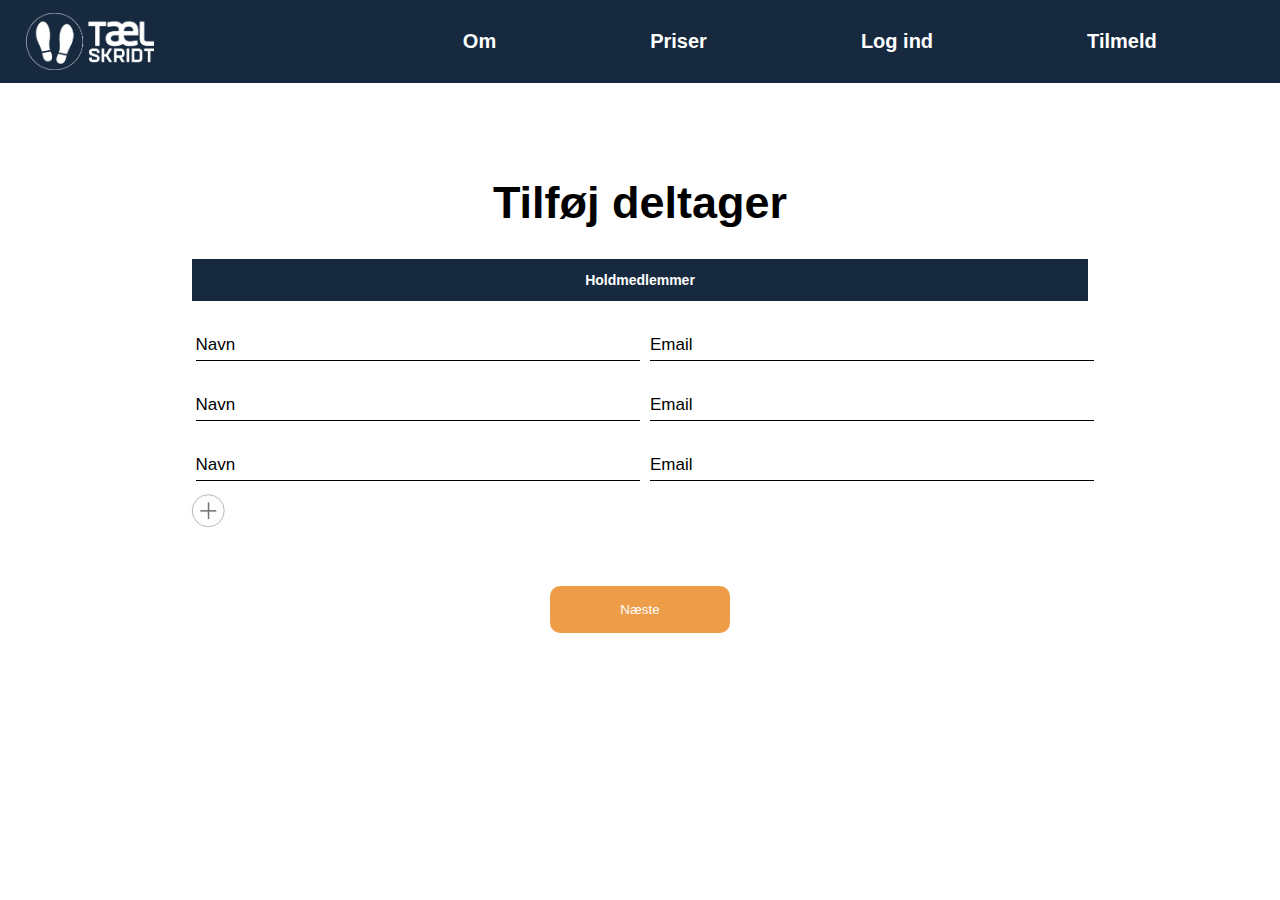
<file: deltager.html>
<!DOCTYPE html>
<html lang="en">

<head>
    <meta charset="UTF-8">
    <meta name="viewport" content="width=device-width, initial-scale=1.0">
    <meta http-equiv="X-UA-Compatible" content="ie=edge">
    <link rel="stylesheet" href="css/style.css">
    <title>Tæl Skridt - Kampagne 2020</title>
    <meta name="description" content="">
    <meta name="robots" content="noindex, nofollow">
    <link rel="stylesheet">


</head>

<body>
    <header class="header2">
        <img onclick="window.location.href='index.html';" src="images/tslogo.png" alt="Tæl skridt logo">
        <ul>
            <li>
                <a href="https://www.taelskridt.dk/om-os-2/">Om</a>
            </li>
            <li>
                <a href="https://www.taelskridt.dk/priser/">Priser</a>
            </li>
            <li>
                <a href="skridt.html">Log ind</a>
            </li>
            <li>
                <a href="tilmeld.html">Tilmeld</a>
            </li>
        </ul>
    </header>


    <h1 id="deltagerh1">Tilføj deltager</h1>

    <div id="boxtekst">
        <strong>Holdmedlemmer</strong>
    </div>
    <form>

        <div class="flex">
            <div class="container">
                <input type="text" name="name" autocomplete="off" required>
                <label for="name" class="label-name">
                    <span class="content-name">Navn</span>
                </label>
            </div>

            <div class="container">
                <input type="text" name="email" autocomplete="off" required>
                <label for="email" class="label-name">
                    <span class="content-name">Email</span>
                </label>
            </div>
        </div>

        <div class="flex">
            <div class="container">
                <input type="text" name="name" autocomplete="off" required>
                <label for="name" class="label-name">
                    <span class="content-name">Navn</span>
                </label>
            </div>

            <div class="container">
                <input type="text" name="email" autocomplete="off" required>
                <label for="email" class="label-name">
                    <span class="content-name">Email</span>
                </label>
            </div>
        </div>
        <div class="flex">
            <div class="container">
                <input type="text" name="name" autocomplete="off" required>
                <label for="name" class="label-name">
                    <span class="content-name">Navn</span>
                </label>
            </div>

            <div class="container">
                <input type="text" name="email" autocomplete="off" required>
                <label for="email" class="label-name">
                    <span class="content-name">Email</span>
                </label>
            </div>
        </div>

        <img id="plusikon" src="images/plusikon.jpg" alt="Billede af tilføjelse af ekstra medlem">




        <div id="buttons">
            <button type="submit" class="betalNu" onclick="btnOversigt()">Næste</button>
        </div>



    </form>



    <!-- scripts -->
    <script src="js/js.js"></script>
</body></html>
</file>
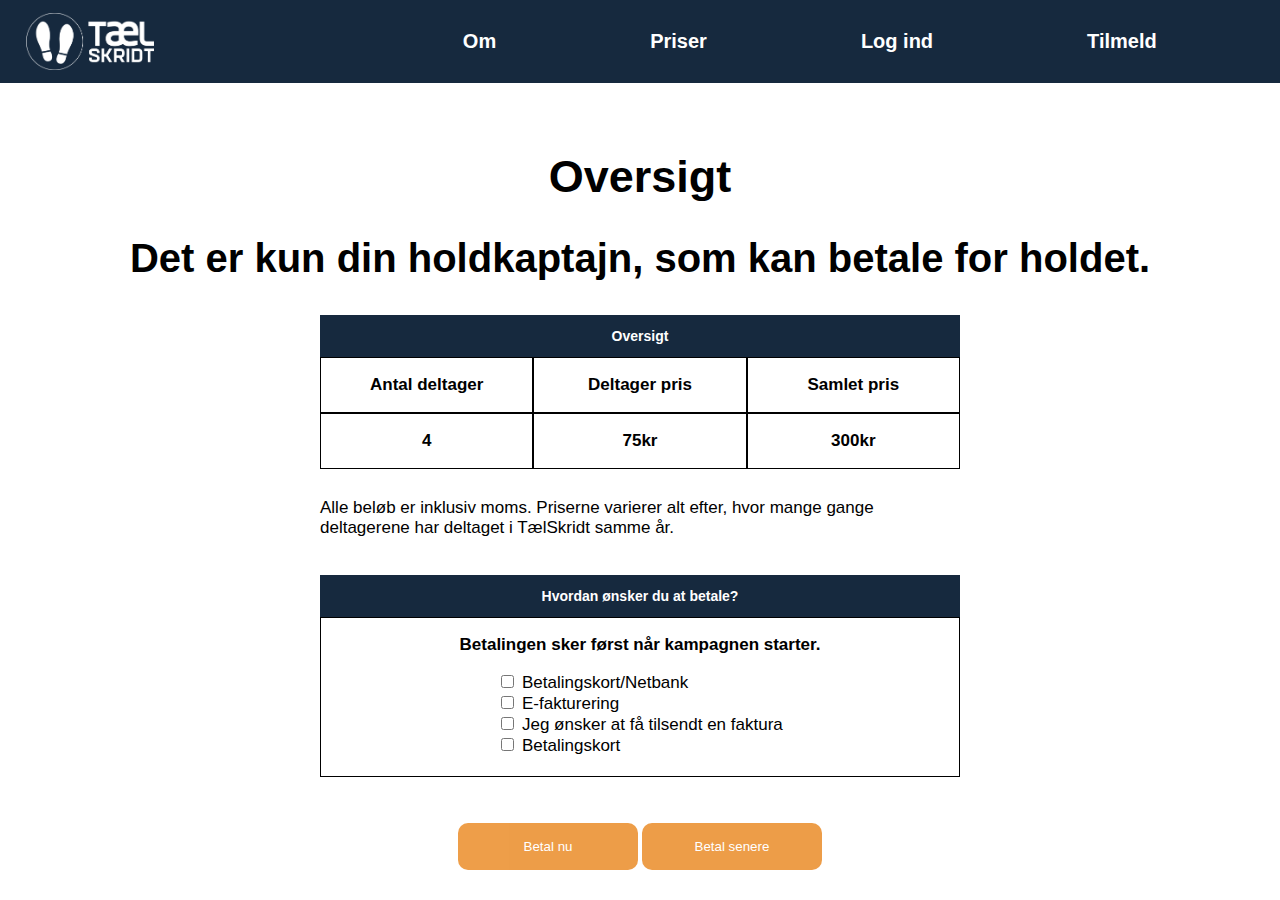
<file: oversigt.html>
<!DOCTYPE html>
<html lang="en">

<head>
    <meta charset="UTF-8">
    <meta name="viewport" content="width=device-width, initial-scale=1.0">
    <meta http-equiv="X-UA-Compatible" content="ie=edge">
    <link rel="stylesheet" href="css/style.css">
    <title>Tæl Skridt - Kampagne 2020</title>
    <meta name="description" content="">
    <meta name="robots" content="noindex, nofollow">
    <link rel="stylesheet">


</head>

<body>
    <header class="header2">
        <img onclick="window.location.href='index.html';" src="images/tslogo.png" alt="Tæl skridt logo">
        <ul>
            <li>
                <a href="https://www.taelskridt.dk/om-os-2/">Om</a>
            </li>
            <li>
                <a href="https://www.taelskridt.dk/priser/">Priser</a>
            </li>
            <li>
                <a href="skridt.html">Log ind</a>
            </li>
            <li>
                <a href="tilmeld.html">Tilmeld</a>
            </li>
        </ul>
    </header>


    <h1 id="oversigth1">Oversigt</h1>
    <h2 id="oversigth2">Det er kun din holdkaptajn, som kan betale for holdet.</h2>

    <div id="oversigt">
        <strong>Oversigt</strong>
    </div>

    <div class="oversigtbox">
        <div id="box1" class="boxes">
            <p> Antal deltager</p>
        </div>

        <div id="box2" class="boxes">
            <p>Deltager pris</p>
        </div>

        <div id="box3" class="boxes">
            <p>Samlet pris</p>
        </div>
    </div>

    <div class="oversigtbox">
        <div id="box1" class="boxes">
            <p>4</p>
        </div>

        <div id="box2" class="boxes">
            <p>75kr</p>
        </div>

        <div id="box3" class="boxes">
            <p>300kr</p>
        </div>
    </div>

    <div id="ptekst">
        <p>Alle beløb er inklusiv moms. Priserne varierer alt efter, hvor mange gange deltagerene har deltaget i TælSkridt samme år. </p>
    </div>

    <div id="betalingoversigt">
        <strong>Hvordan ønsker du at betale?</strong>
    </div>

    <div id="betalingoversigtbox">
        <div>
            <p>Betalingen sker først når kampagnen starter.</p>
        </div>
        <div id="checkboxes">
            <form>
                <input type="checkbox" id="Betalingskort" name="Betalingskort" value="Betalingskort">
                <label for="Betalingskort"> Betalingskort/Netbank</label><br>
                <input type="checkbox" id="e-fakturering" name="e-fakturering" value="e-fakturering">
                <label for="e-fakturering"> E-fakturering</label><br>
                <input type="checkbox" id="Faktura" name="Faktura" value="Faktura">
                <label for="Faktura"> Jeg ønsker at få tilsendt en faktura</label><br>
                <input type="checkbox" id="Betalingskode" name="Betalingskode" value="Betalingskode">
                <label for="Betalingskode"> Betalingskort</label>
            </form>

        </div>

    </div>

    <div id="buttons">
        <button type="submit" class="betalNu" onclick="#">Betal nu</button>
        <button type="submit" class="betalNu" onclick="btnSkridt()">Betal senere</button>
        
    </div>




    <!-- scripts -->
    <script src="js/js.js"></script>
</body></html>
</file>
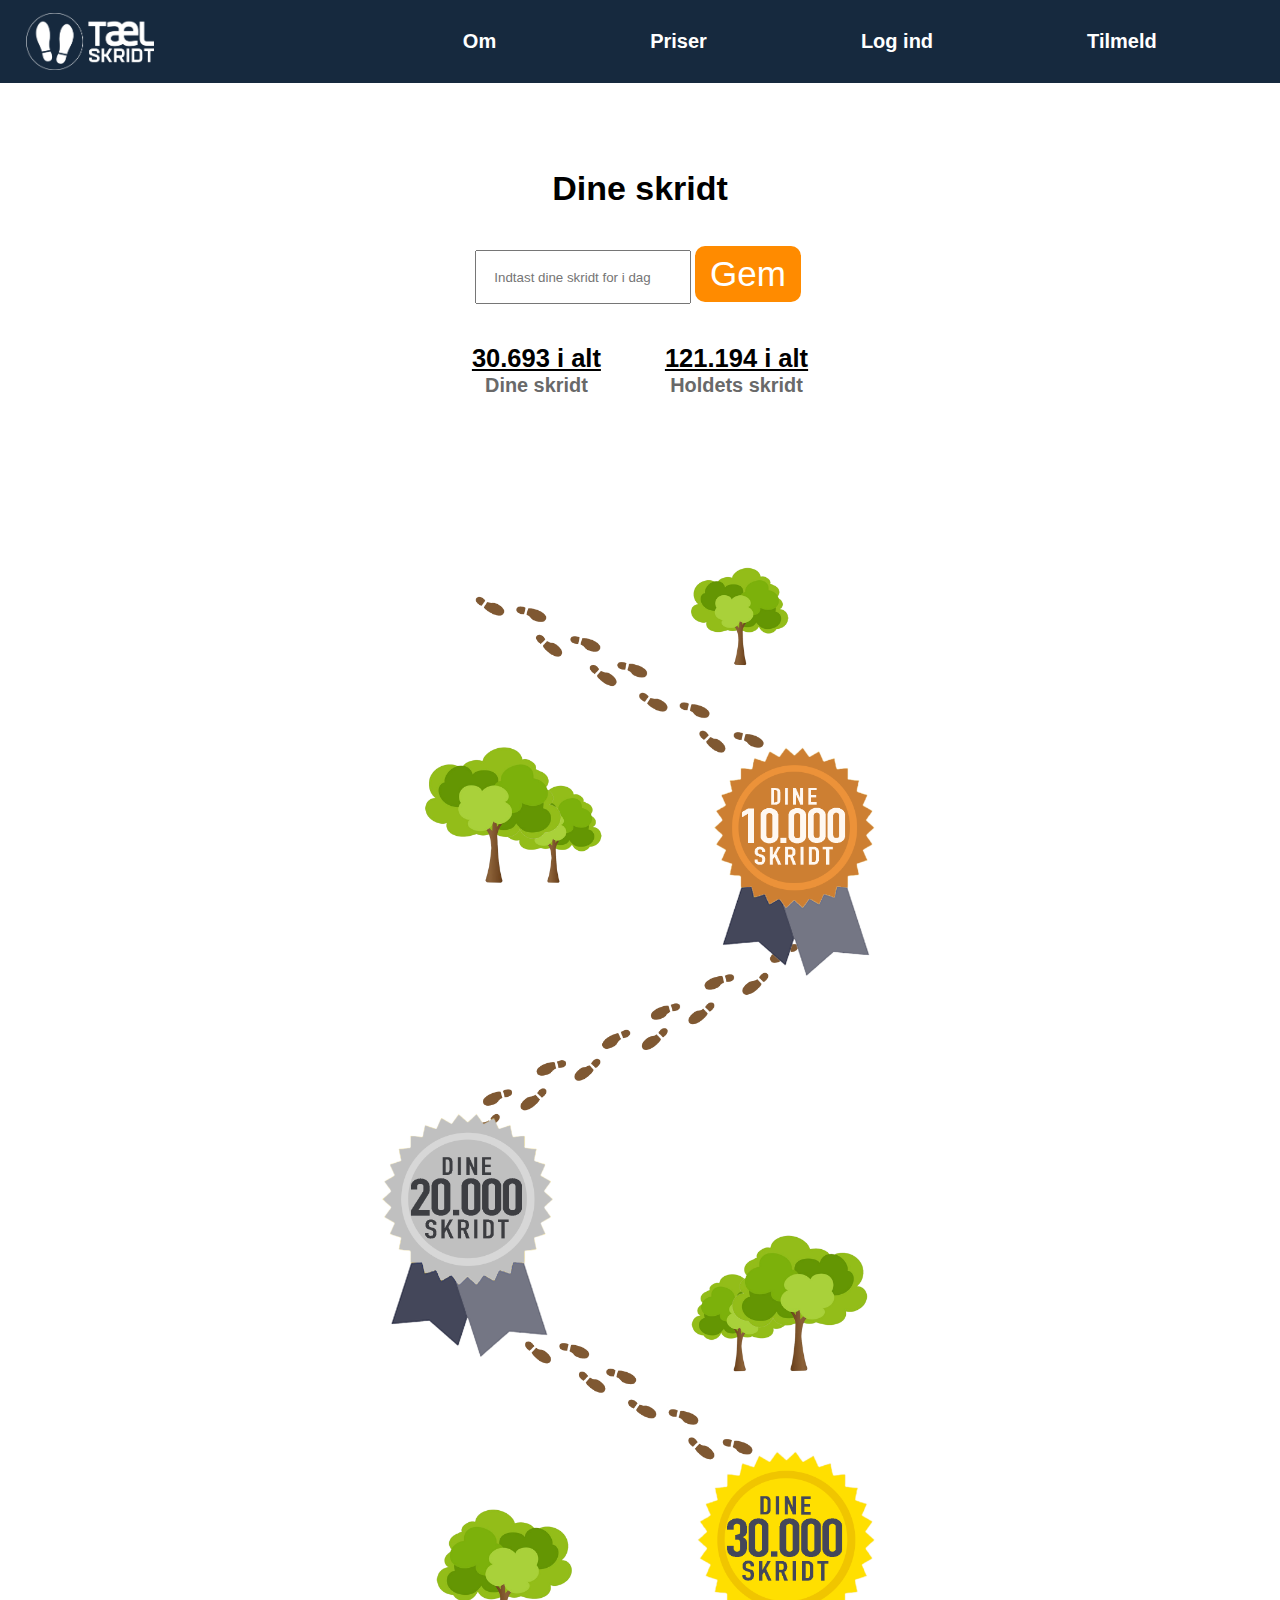
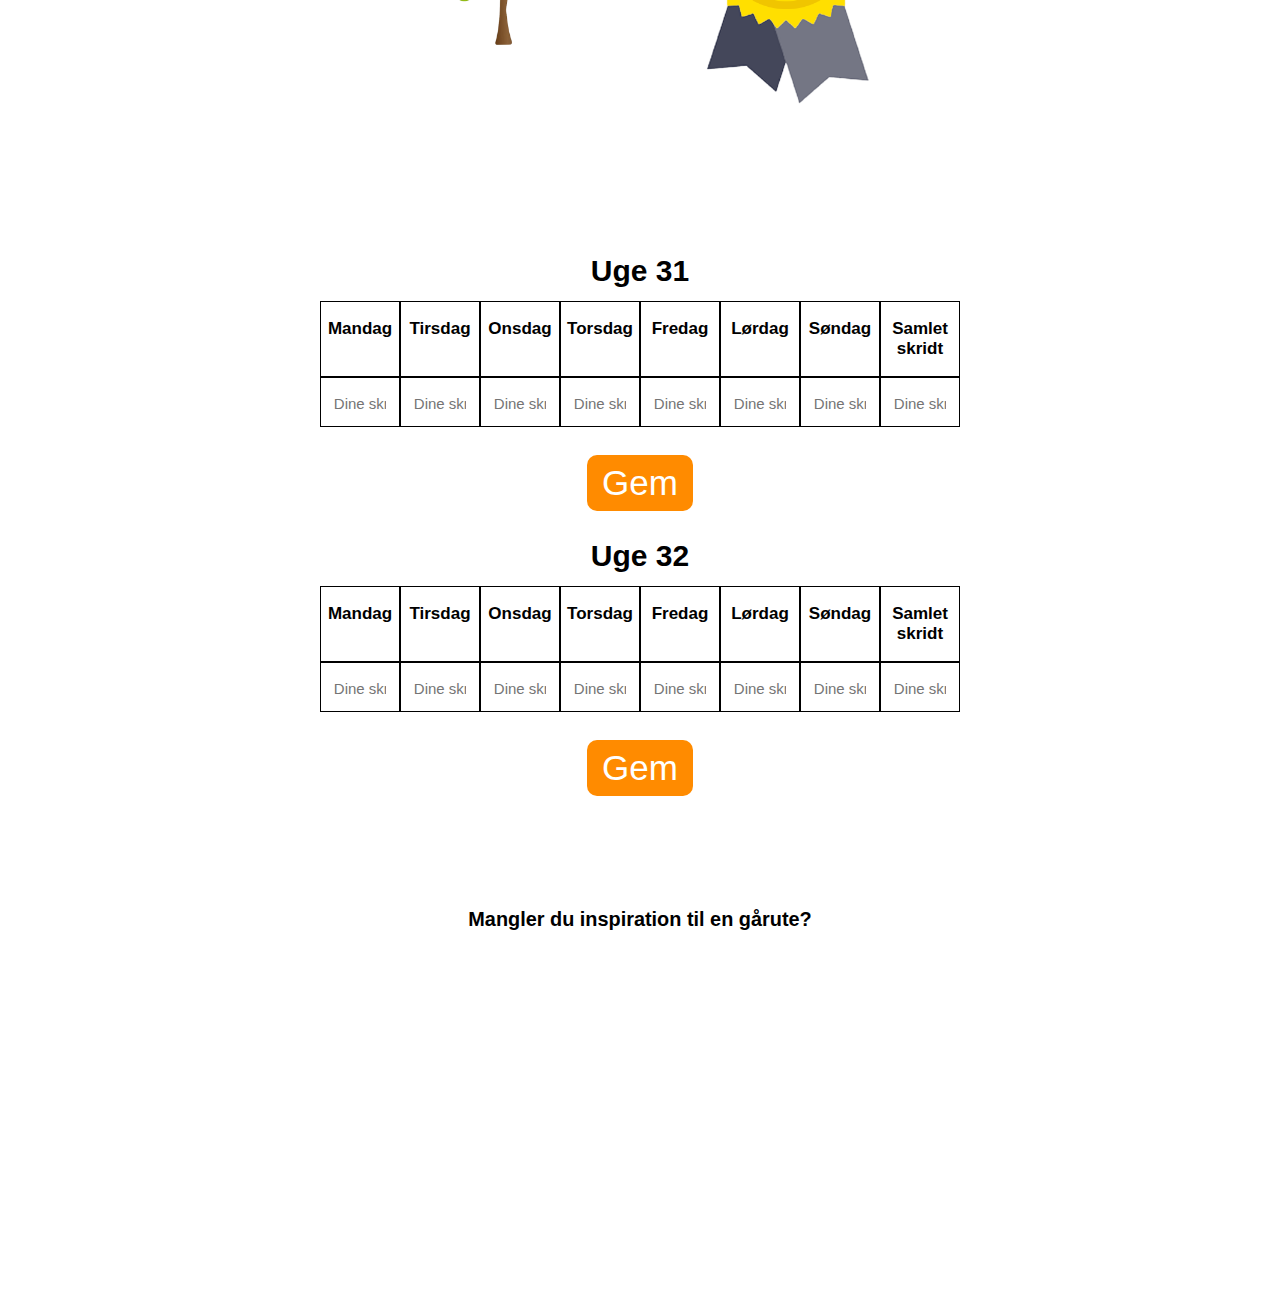
<file: skridt.html>
<!DOCTYPE html>
<html lang="en">

<head>
    <meta charset="UTF-8">
    <meta name="viewport" content="width=device-width, initial-scale=1.0">
    <meta http-equiv="X-UA-Compatible" content="ie=edge">
    <link rel="stylesheet" href="css/style.css">
    <title>Tæl Skridt - Kampagne 2020</title>
    <meta name="description" content="">
    <meta name="robots" content="noindex, nofollow">
    <link rel="stylesheet">
    <script src='https://api.mapbox.com/mapbox-gl-js/v1.12.0/mapbox-gl.js'></script>
    <script src="https://code.jquery.com/jquery-3.3.1.min.js" integrity="sha256-FgpCb/KJQlLNfOu91ta32o/NMZxltwRo8QtmkMRdAu8=" crossorigin="anonymous"></script>
    <link href='https://api.mapbox.com/mapbox-gl-js/v1.12.0/mapbox-gl.css' rel='stylesheet' />
</head>

<body>
    <header class="header2">
        <img src="images/tslogo.png" onclick="window.location.href='index.html';" alt="Tæl skridt logo">
        <ul>
            <li>
                <a href="https://www.taelskridt.dk/om-os-2/">Om</a>
            </li>
            <li>
                <a href="https://www.taelskridt.dk/priser/">Priser</a>
            </li>
            <li>
                <a href="skridt.html">Log ind</a>
            </li>
            <li>
                <a href="tilmeld.html">Tilmeld</a>
            </li>
        </ul>
    </header>

    <article id="skridt">

        <h1> Dine skridt </h1>
        <section id="gem">

            <form action="/action_page.php">
                <div class="gemskridt">
                    <hr>

                    <label for="gemskridt"><b></b></label>
                    <input type="text" placeholder="Indtast dine skridt for i dag" autocomplete="off" name="gemskridt" id="saveSkridt" required>
                    <hr>
                </div>
            </form>
            <div id="buttonskridt">
                <button onclick="showImage()" class="buttonskridt">Gem</button>
            </div>
            
            <video id="tommelop">
                <source src="video/tommelop.mp4" type="video/mp4">
            </video>
        </section>
   <div id="skridtresultat">
      <div id="skridtPAlt">
          <h2> 30.693 i alt</h2>
          <h3 class="skridtAlt">Dine skridt</h3>
      </div>
      <div id="skridtHAlt">
          <h2> 121.194 i alt</h2>
          <h3 class="skridtAlt">Holdets skridt</h3>
      </div>
   </div>
   
   
    </article>
    
    <img id="pokal" src="images/pokal.png" alt="billede af pokaler">
    
    <strong id="uge">Uge 31</strong>
    <div class="skridtoversigtbox">
        <div id="box1" class="ugeDage">
            <p>Mandag</p>
        </div>
        <div id="box2" class="ugeDage">
            <p>Tirsdag</p>
        </div>

        <div id="box3" class="ugeDage">
            <p>Onsdag</p>
        </div>
        <div id="box4" class="ugeDage">
            <p>Torsdag</p>
        </div>
        <div id="box5" class="ugeDage">
            <p>Fredag</p>
        </div>
        <div id="box6" class="ugeDage">
            <p>Lørdag</p>
        </div>
        <div id="box7" class="ugeDage">
            <p>Søndag</p>
        </div>
        <div id="box8" class="ugeDage">
            <p>Samlet skridt</p>
        </div>
    </div>


    <div class="skridtoversigtbox">
        <input type="text" placeholder="Dine skridt" autocomplete="off" name="skridt" id="skridtbox" required>
        <input type="text" placeholder="Dine skridt" autocomplete="off" name="skridt" id="skridtbox" required>
        <input type="text" placeholder="Dine skridt" autocomplete="off" name="skridt" id="skridtbox" required>
        <input type="text" placeholder="Dine skridt" autocomplete="off" name="skridt" id="skridtbox" required>
        <input type="text" placeholder="Dine skridt" autocomplete="off" name="skridt" id="skridtbox" required>
        <input type="text" placeholder="Dine skridt" autocomplete="off" name="skridt" id="skridtbox" required>
        <input type="text" placeholder="Dine skridt" autocomplete="off" name="skridt" id="skridtbox" required>
        <input type="text" placeholder="Dine skridt" autocomplete="off" name="skridt" id="skridtbox" required>
    </div>
    
<div id="gemInfo">
    <button type="button" class="gemInfo" onclick="#">Gem</button>
</div>

<strong id="uge">Uge 32</strong>
    <div class="skridtoversigtbox">
        <div id="box1" class="ugeDage">
            <p>Mandag</p>
        </div>
        <div id="box2" class="ugeDage">
            <p>Tirsdag</p>
        </div>

        <div id="box3" class="ugeDage">
            <p>Onsdag</p>
        </div>
        <div id="box4" class="ugeDage">
            <p>Torsdag</p>
        </div>
        <div id="box5" class="ugeDage">
            <p>Fredag</p>
        </div>
        <div id="box6" class="ugeDage">
            <p>Lørdag</p>
        </div>
        <div id="box7" class="ugeDage">
            <p>Søndag</p>
        </div>
        <div id="box8" class="ugeDage">
            <p>Samlet skridt</p>
        </div>
    </div>

    <div class="skridtoversigtbox">
        <input type="text" placeholder="Dine skridt" autocomplete="off" name="skridt" id="skridtbox" required>
        <input type="text" placeholder="Dine skridt" autocomplete="off" name="skridt" id="skridtbox" required>
        <input type="text" placeholder="Dine skridt" autocomplete="off" name="skridt" id="skridtbox" required>
        <input type="text" placeholder="Dine skridt" autocomplete="off" name="skridt" id="skridtbox" required>
        <input type="text" placeholder="Dine skridt" autocomplete="off" name="skridt" id="skridtbox" required>
        <input type="text" placeholder="Dine skridt" autocomplete="off" name="skridt" id="skridtbox" required>
        <input type="text" placeholder="Dine skridt" autocomplete="off" name="skridt" id="skridtbox" required>
        <input type="text" placeholder="Dine skridt" autocomplete="off" name="skridt" id="skridtbox" required>
    </div>
    
<div id="gemInfo">
    <button type="button" class="gemInfo" onclick="#">Gem</button>
</div>



    <section id="mapdiv">
       <h3> Mangler du inspiration til en gårute?</h3>
        <div id='map'></div>
    </section>


    <!-- scripts -->
    <script src="js/js.js"></script>
</body>
</html>
</file>
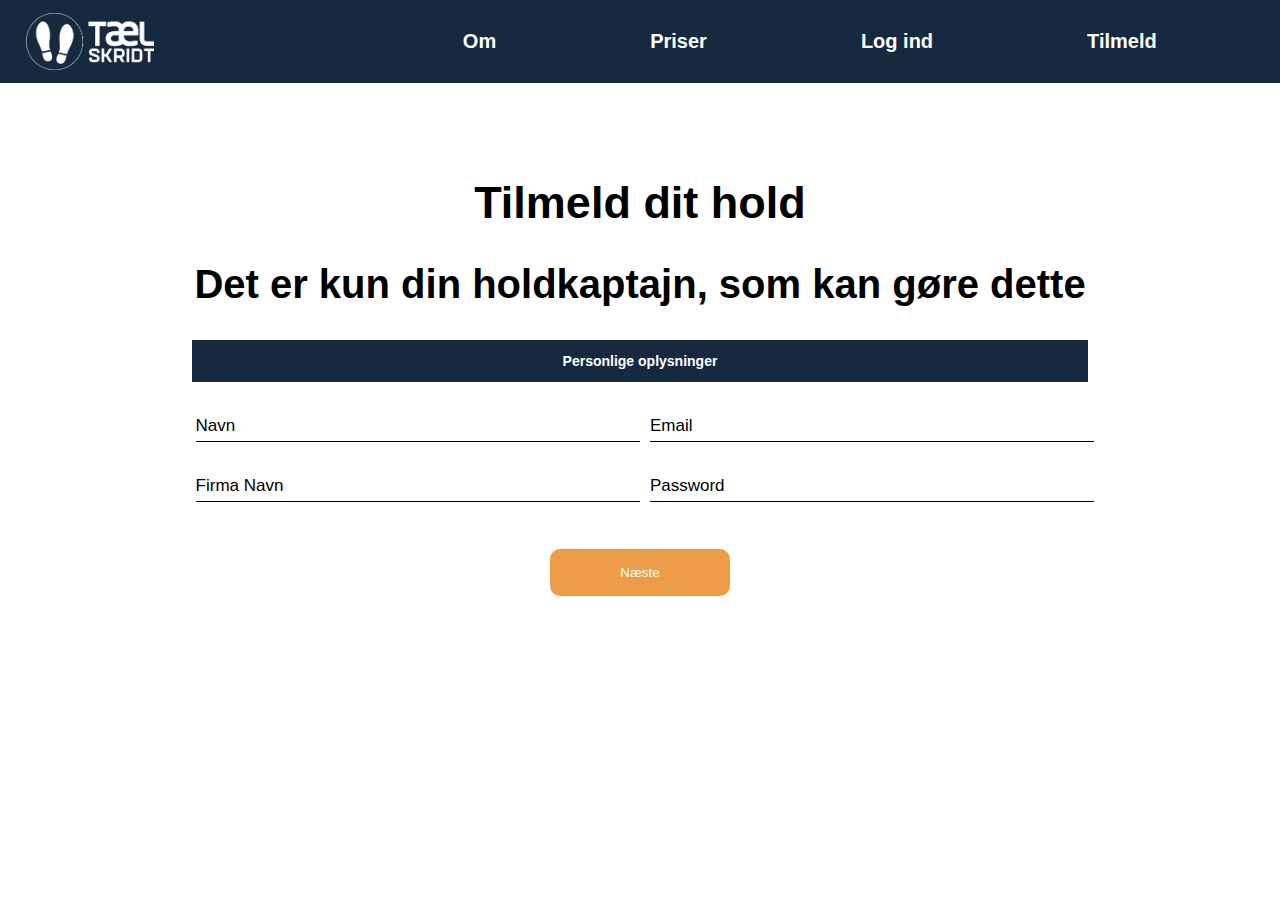
<file: tilmeld.html>
<!DOCTYPE html>
<html lang="en">

<head>
    <meta charset="UTF-8">
    <meta name="viewport" content="width=device-width, initial-scale=1.0">
    <meta http-equiv="X-UA-Compatible" content="ie=edge">
    <link rel="stylesheet" href="css/style.css">
    <title>Tæl Skridt - Kampagne 2020</title>
    <meta name="description" content="">
    <meta name="robots" content="noindex, nofollow">
    <link rel="stylesheet">
    <script src='https://api.mapbox.com/mapbox-gl-js/v1.12.0/mapbox-gl.js'></script>
   <script src="https://code.jquery.com/jquery-3.3.1.min.js" integrity="sha256-FgpCb/KJQlLNfOu91ta32o/NMZxltwRo8QtmkMRdAu8=" crossorigin="anonymous"></script>
  <link href='https://api.mapbox.com/mapbox-gl-js/v1.12.0/mapbox-gl.css' rel='stylesheet' />


</head>

<body>
    <header class="header2">
        <img src="images/tslogo.png" onclick="window.location.href='index.html';" alt="Tæl skridt logo">
        <ul>
            <li>
                <a href="https://www.taelskridt.dk/om-os-2/">Om</a>
            </li>
            <li>
                <a href="https://www.taelskridt.dk/priser/">Priser</a>
            </li>
            <li>
                <a href="skridt.html">Log ind</a>
            </li>
            <li>
                <a href="tilmeld.html">Tilmeld</a>
            </li>
        </ul>
    </header>


    <h1 id="tilmeldh1">Tilmeld dit hold</h1>
    <h2 id="tilmeldh2">Det er kun din holdkaptajn, som kan gøre dette</h2>

    <div id="boxtekst">
        <strong>Personlige oplysninger</strong>
    </div>
    <form>

        <div class="flex">
            <div class="container">
                <input type="text" name="name" autocomplete="off" required>
                <label for="name" class="label-name">
                    <span class="content-name">Navn</span>
                </label>
            </div>

            <div class="container">
                <input type="text" name="email" autocomplete="off" required>
                <label for="email" class="label-name">
                    <span class="content-name">Email</span>
                </label>
            </div>
        </div>

        <div class="flex">
            <div class="container">
                <input type="text" name="firmaNavn" autocomplete="off" required>
                <label for="firmaNavn" class="label-name">
                    <span class="content-name">Firma Navn</span>
                </label>
            </div>

            <div class="container">
                <input type="text" name="password" autocomplete="off" required>
                <label for="password" class="label-name">
                    <span class="content-name">Password</span>
                </label>
            </div>
        </div>
        <div id="buttons">
            <button type="submit" class="betalNu" onclick=btnDeltager()>Næste</button>
        </div>



    </form>

<footer id="footer"> </footer>

    <!-- scripts -->
    <script src="js/js.js"></script>
</body></html>
</file>
<file: css/style.css>
body {
    margin: 0;
    font-family: 'Montserrat', sans-serif;
    font-size: 17px;
}

/* ---------------------------------- Her starter CSS for header index ---------------------------------- */

.content {
    position: fixed;
    top: 0;
    background: rgba(255, 255, 255, 0.8);
    color: #f1f1f1;
    width: 100%;
    padding: 20px;
    display: flex;
}

.content ul {
    font-size: 20px;
    list-style-type: none;
    margin: auto;
}

.content li {
    float: left;
    padding: 0 4px 0 150px;
}

.content a {
    text-decoration: none;
    color: black;
    font-weight: bolder;
}

.content a:hover,
a:active {
    color: #ff8b00;
}

.content img {
    padding-left: 2%;
}

/* ---------------------------------- Her slutter CSS for header index ---------------------------------- */

/* ---------------------------------- Her starter CSS for header2 ---------------------------------- */

.header2 {
    background-color: #16293E;
    top: 0;
    width: 100%;
    padding-top: 1%;
    padding-bottom: 1%;
    display: flex; 
}

.header2 ul {
    font-size: 20px;
    list-style-type: none;
    margin: auto;
}

.header2 li {
    float: left;
    padding: 0 4px 0 150px;
}

.header2 a {
    text-decoration: none;
    color: white;
    font-weight: bolder;
}

.header2 a:hover,
a:active {
    color: #ff8b00;
}

.header2 img {
    width: 10%;
    padding-left: 2%;
}





/* ---------------------------------- Her slutter CSS for header2 ---------------------------------- */

/* ---------------------------------- Her starter CSS for footer ---------------------------------- */



#footer {
    padding-top: 5%;
}




/* ---------------------------------- Her slutter CSS for footer ---------------------------------- */

/* ---------------------------------- Her starter CSS for index.html ---------------------------------- */

#bodyindex {}

#myVideo {
    width: 100%;
    right: 0;
    bottom: 0;
    min-width: 100%;
    min-height: 100%;
    z-index: -1;
    position: absolute;
}


#indexh1 {
    color: white;
    position: relative;
    top: 120px;
    padding-left: 50px;
    font-size: 45px;
}

.sponsor {
    position: relative;
    top: 140px;
    left: 50px;
}

.button {
    position: relative;
    top: 200px;
    left: 50px;
    background-color: #ff8b00;
    /* Green */
    border: none;
    border-radius: 10px;
    color: white;
    padding: 25px 60px;
    text-align: center;
    text-decoration: none;
    display: inline-block;
    font-size: 40px;
    margin: 0px 4px;
    cursor: pointer;
    -webkit-transition-duration: 0.4s;
    /* Safari */
    transition-duration: 0.4s;
}

.button2:hover {
    box-shadow: 0 12px 16px 0 rgba(0, 0, 0, 0.24), 0 17px 50px 0 rgba(0, 0, 0, 0.19);
}







/* ---------------------------------- Her slutter CSS for slutter ---------------------------------- */

/* ---------------------------------- Her starter CSS for tilmeld.html ---------------------------------- */


#tilmeldh1 {
    font-size: 45px;
    font-weight: bold;
    justify-content: center;
    display: flex;
    padding-top: 5%;
}

#tilmeldh2 {
    font-size: 40px;
    font-weight: bold;
    justify-content: center;
    display: flex;
}

#boxtekst {
    margin: 0 auto;
    background-color: #16293E;
    display: flex;
    width: 70%;
    justify-content: center;
    color: white;
    font-size: 14px;
    line-height: 3;
}

.flex {
    display: flex;
    padding-left: 14.5%;
}



.container {
    padding-top: 10px;
    width: 40.6%;
    margin-left: 10px;
    position: relative;
    height: 50px;
    overflow: hidden;

}

.container input {
    width: 100%;
    height: 100%;
    color: #595f6e;
    padding-top: 20px;
    border: none;
    outline: none;

}

.container label {
    position: absolute;
    bottom: 0px;
    left: 0%;
    width: 100%;
    height: 100%;
    pointer-events: none;
    border-bottom: 1px solid black;

}

.container label::after {
    content: "";
    position: absolute;
    height: 100%;
    left: 0px;
    bottom: 0-1px;
    width: 100%;
    border-bottom: 3px solid blue;
    transform: translateX(-100%);
    transition: transform all 0.3s ease;
}

.content-name {
    position: absolute;
    bottom: 5px;
    left 0px;
    transition: all 0.3s ease;
}

.container input:focus + .label-name .content-name,
.container input:valid + .label-name .content-name {
    transform: translateY(-150%);
    font-size: 14px;
    color: #595f6e;

}

.container input:focus + .label-name::after,
.container-input:valid + .label-name::after {
    transform: translateX(0%);
}

#buttons {
    padding-top: 3%;
    width: 70%;
    margin: 0 auto;
    justify-content: center;
    text-align: center;
}

/* Set a style for the submit/register button */
.betalNu {
    background-color: #EC9335;
    color: white;
    padding: 16px 20px;
    margin: 8px 0;
    border: none;
    cursor: pointer;
    width: 20%;
    opacity: 0.9;
    border-radius: 10px;
}

.betalNu:hover {
    opacity: 1;
}



/* ---------------------------------- Her slutter CSS for tilmeld.html ---------------------------------- */


/* ---------------------------------- Her starter CSS for deltager.html ---------------------------------- */

#deltagerh1 {
    font-size: 45px;
    font-weight: bold;
    justify-content: center;
    display: flex;
    padding-top: 5%;
}

#plusikon {
    padding-top: 0.5%;
    padding-left: 14.5%;
}






/* ---------------------------------- Her slutter CSS for deltager.html ---------------------------------- */



/* ---------------------------------- Her starter CSS for oversigt.html ---------------------------------- */

#oversigth1 {
    font-size: 45px;
    font-weight: bold;
    justify-content: center;
    display: flex;
    padding-top: 3%;
}

#oversigth2 {
    font-size: 40px;
    font-weight: bold;
    justify-content: center;
    display: flex;
}

#oversigt {
    margin: 0 auto;
    background-color: #16293E;
    display: flex;
    width: 50%;
    justify-content: center;
    color: white;
    font-size: 14px;
    line-height: 3;

}

.oversigtbox {
    margin: 0 auto;
    display: flex;
    width: 50%;
}

.boxes {
    width: 100%;
    border: 1px solid black;
    text-align: center;

}

.oversigtbox p {
    font-weight: bold;
}

#ptekst {
    padding-top: 1%;
    padding-bottom: 1.5%;
    margin: 0 auto;
    display: flex;
    justify-content: center;
    width: 50%;
}


#betalingoversigt {
    margin: 0 auto;
    background-color: #16293E;
    display: flex;
    width: 50%;
    justify-content: center;
    color: white;
    font-size: 14px;
    line-height: 3;
}

#betalingoversigtbox {
    margin: 0 auto;
    width: 49.9%;
    border: 1px solid black;
}

#betalingoversigtbox p {
    text-align: center;
    font-weight: bold;

}

#checkboxes {
    justify-content: center;
    display: flex;
    padding-bottom: 20px;
}




/* ---------------------------------- Her slutter CSS for oversigt.html ---------------------------------- */




/* ---------------------------------- Her starter CSS for skridt.html ---------------------------------- */

#skridt h1 {
    padding-top: 5%;
    font-size: 2em;
    text-align: center;
}

#gem {
    display: flex;
    justify-content: center;
}


.buttonskridt {
    background-color: #ff8b00;
    /* orange */
    border: none;
    border-radius: 10px;
    color: white;
    padding: 8px 15px;
    text-align: center;
    text-decoration: none;
    display: inline-block;
    font-size: 35px;
    margin: 15px 4px;
    cursor: pointer;
    -webkit-transition-duration: 0.4s;
    /* Safari */
    transition-duration: 0.4s;
}

.buttonskridt:hover {
    box-shadow: 0 2px 2px 0 rgba(0, 0, 0, 0.24), 0 17px 50px 0 rgba(0, 0, 0, 0.19);
}

.gemskridt input {
    padding: 8%;
    margin-right: 35px;
}

.skridtoversigtbox {
    margin: 0 auto;
    display: flex;
    width: 50%;
}

.ugeDage {
    width: 100%;
    border: 1px solid black;
    text-align: center;
    font-weight: bold;
}

#skridtbox {
    width: 100%;
    border: 1px solid black;
    outline: none;
    padding: 2%;
    font-size: 20px;
}

#skridtbox::placeholder {
    font-size: 15px;
}

#uge {
    margin: 0 auto;
    justify-content: center;
    text-align: center;
    display: flex;
    font-size: 30px;
    padding-bottom: 1%;
}

#gemInfo{
    padding: 1%;
    display: flex;
    justify-content: center;
    
}

.gemInfo {
    background-color: #ff8b00;
    border: none;
    border-radius: 10px;
    color: white;
    padding: 8px 15px;
    text-align: center;
    text-decoration: none;
    display: inline-block;
    font-size: 35px;
    margin: 15px 4px;
    cursor: pointer;
}




#map {
    width: 80%;
    height: 300px;
    border-radius: 2%;
    margin: auto;
}

#mapdiv {
    padding-top: 5%;
    padding-bottom: 5%;
}

#mapdiv h3 {
    text-align: center;
}


.mapboxgl-popup {
    max-width: 200px;
    color: black;
}


/* Overwrite default styles of hr */
hr {
    border: 1px solid #ffffff;
}


#skridtresultat{
    display: flex;
    justify-content: center;
    margin: 0 auto;
}

#skridtresultat h2{
    text-decoration: underline;
    
}

#skridtPAlt{
    padding-right: 5%;
}



.skridtAlt{
    margin-top: -20px;
    text-align: center;
    color: dimgray;
    
}


#tommelop {
    padding-left: 2%;
    width: 8%;
    display: none;
}


#pokal {
    width: 45%;
    display: flex;
    margin: 0 auto;
}


/* ---------------------------------- Her slutter CSS for skridt.html ---------------------------------- */
</file>
